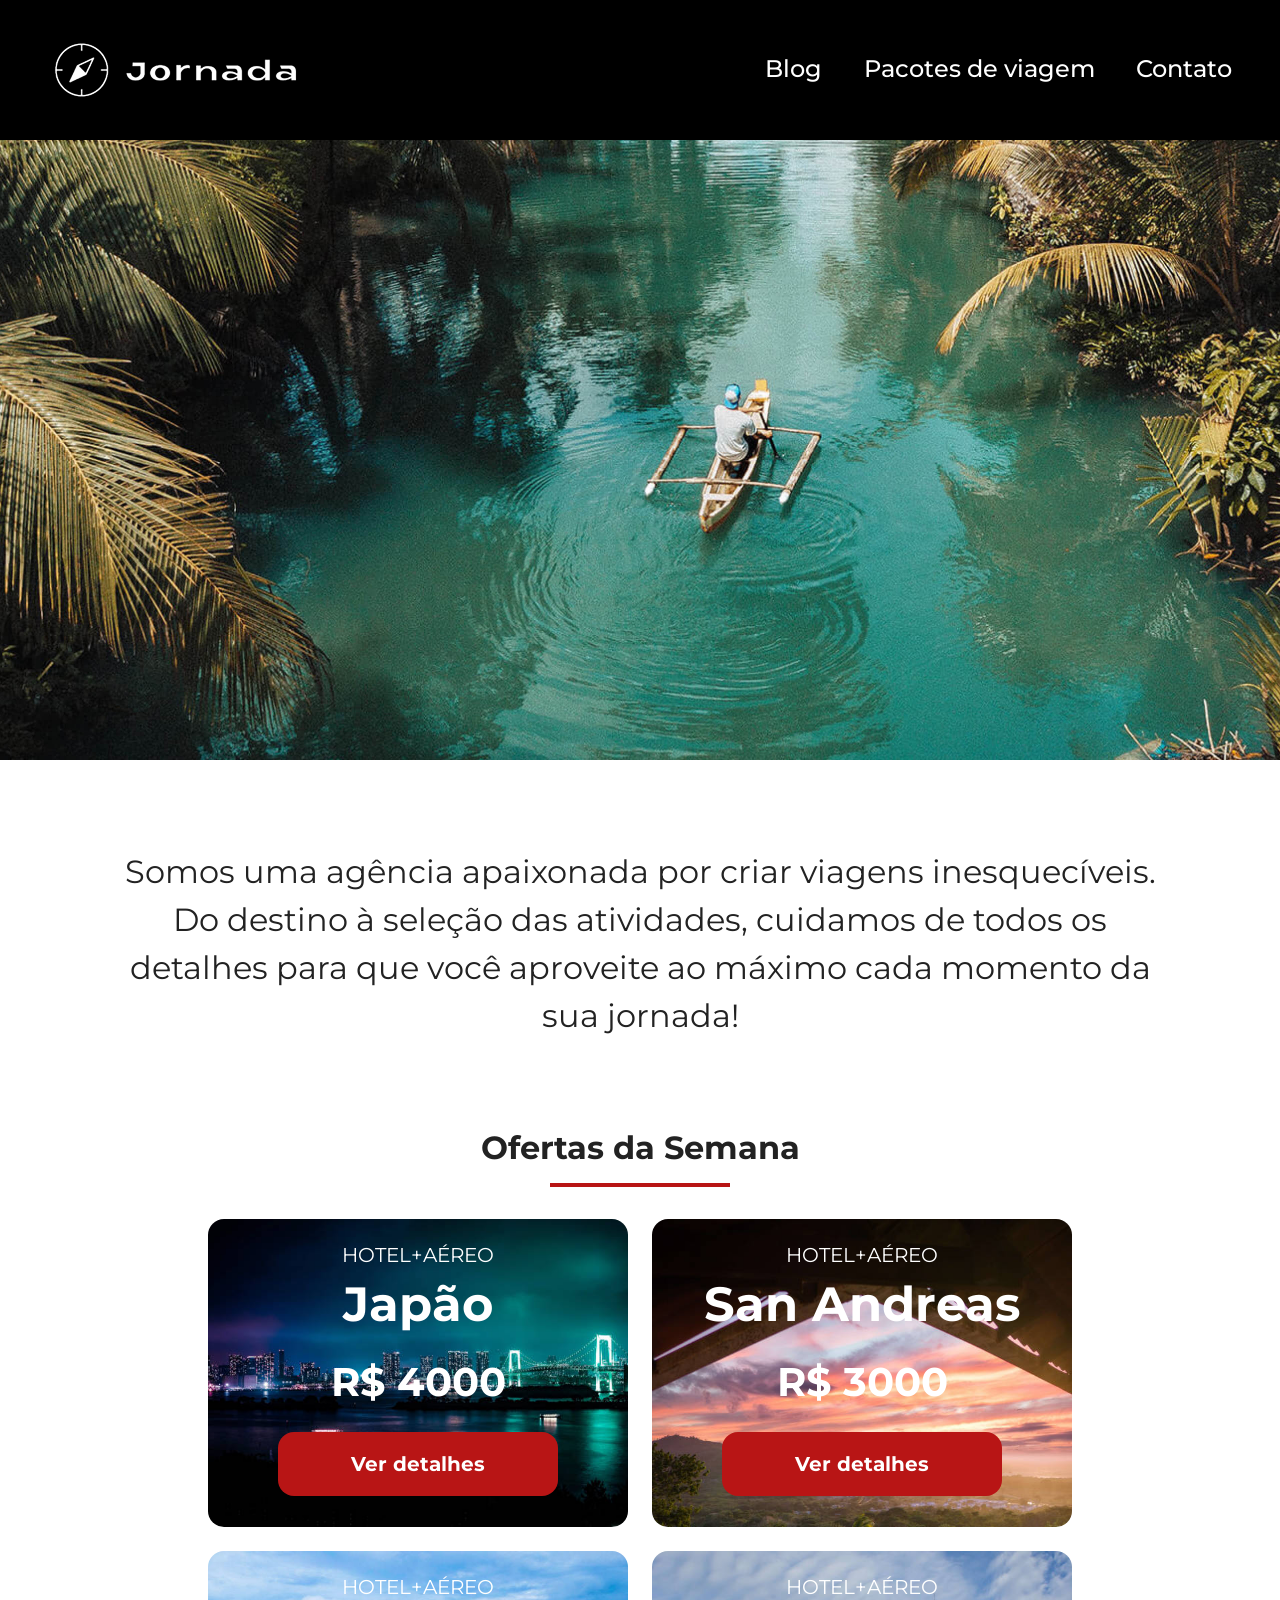
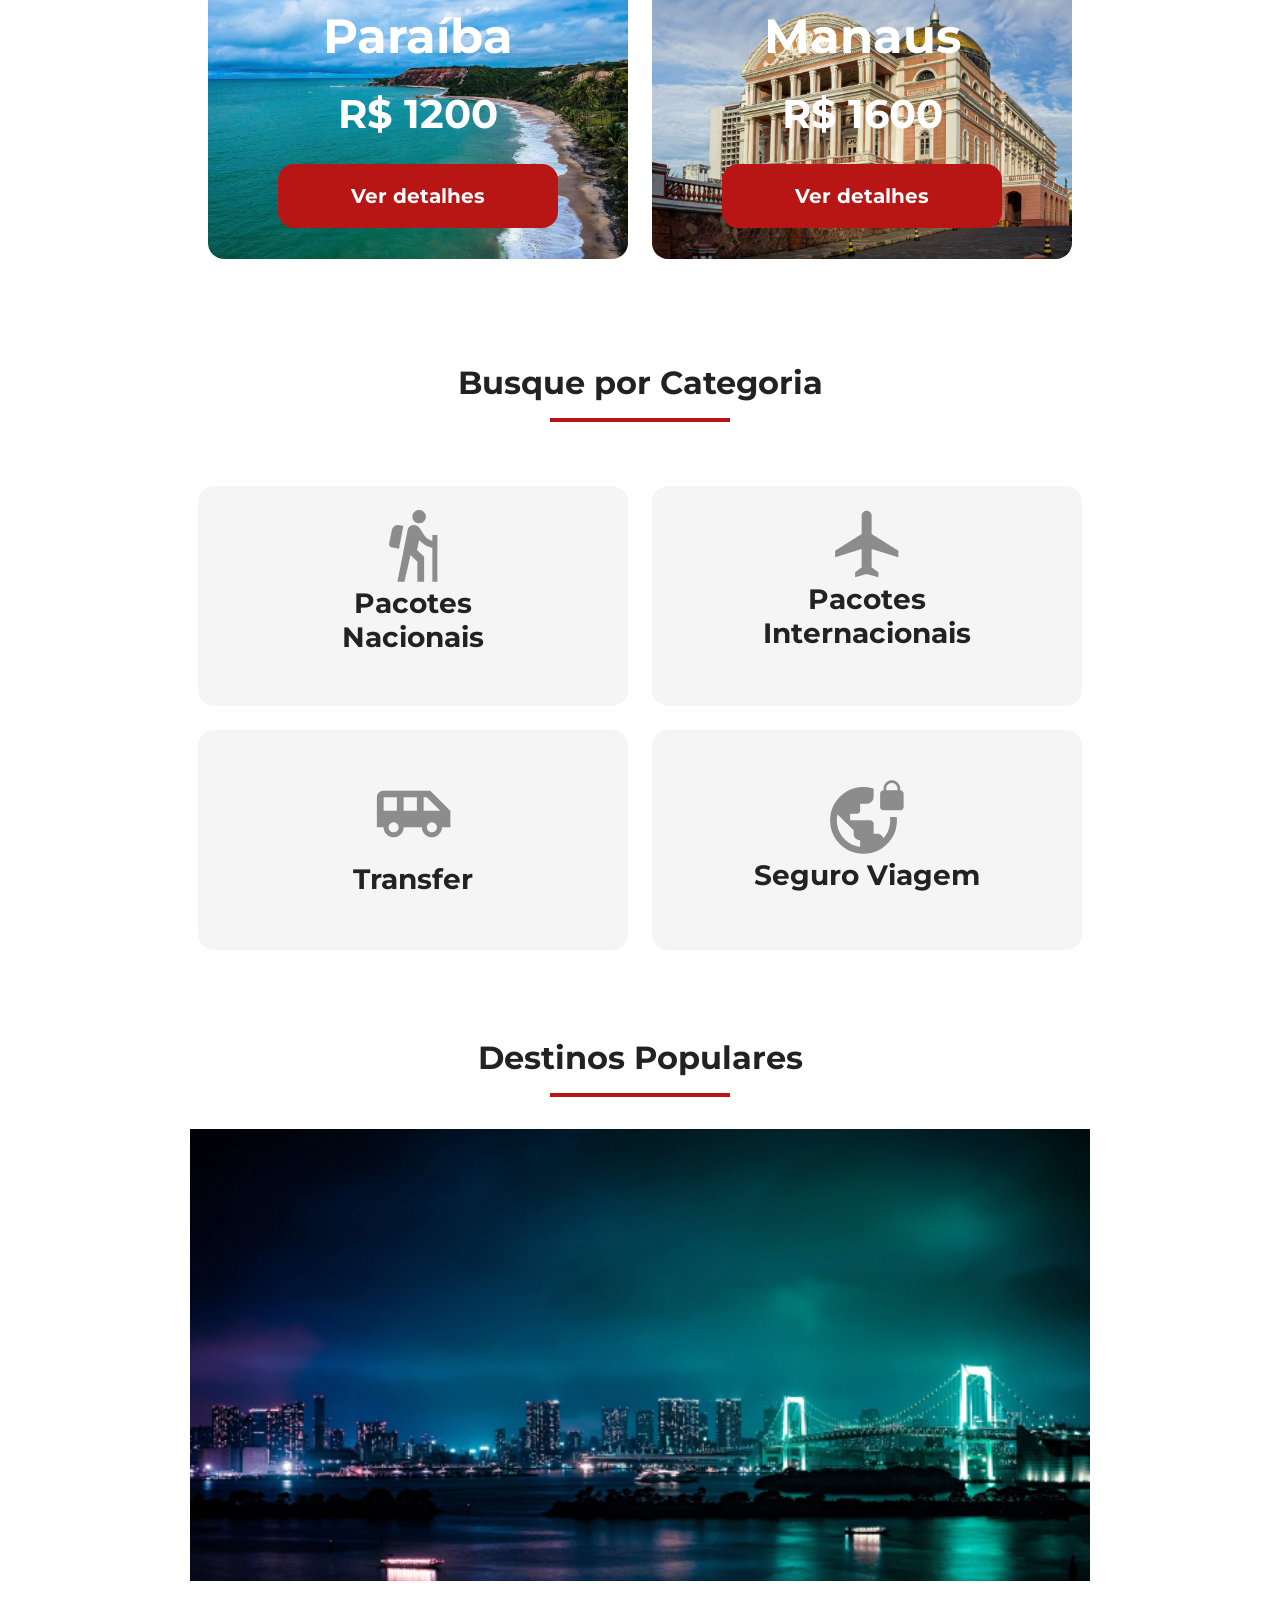
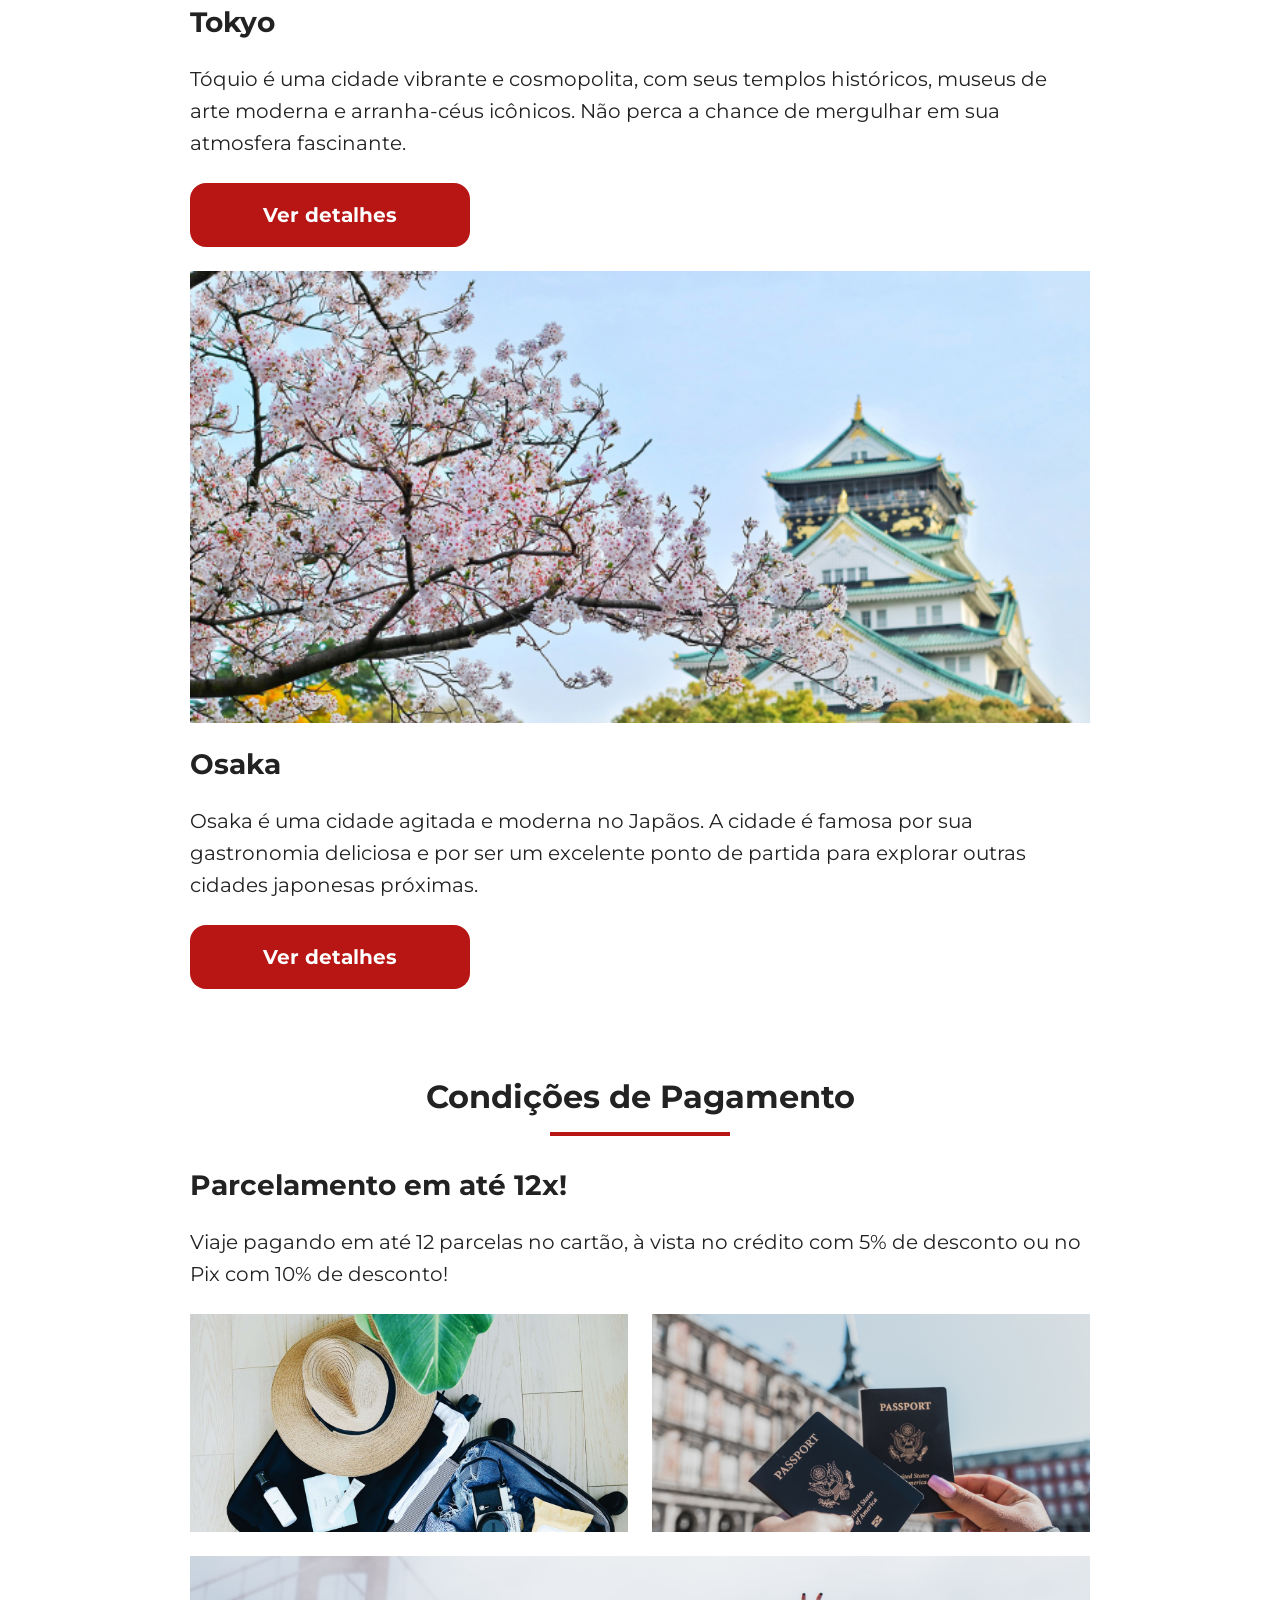
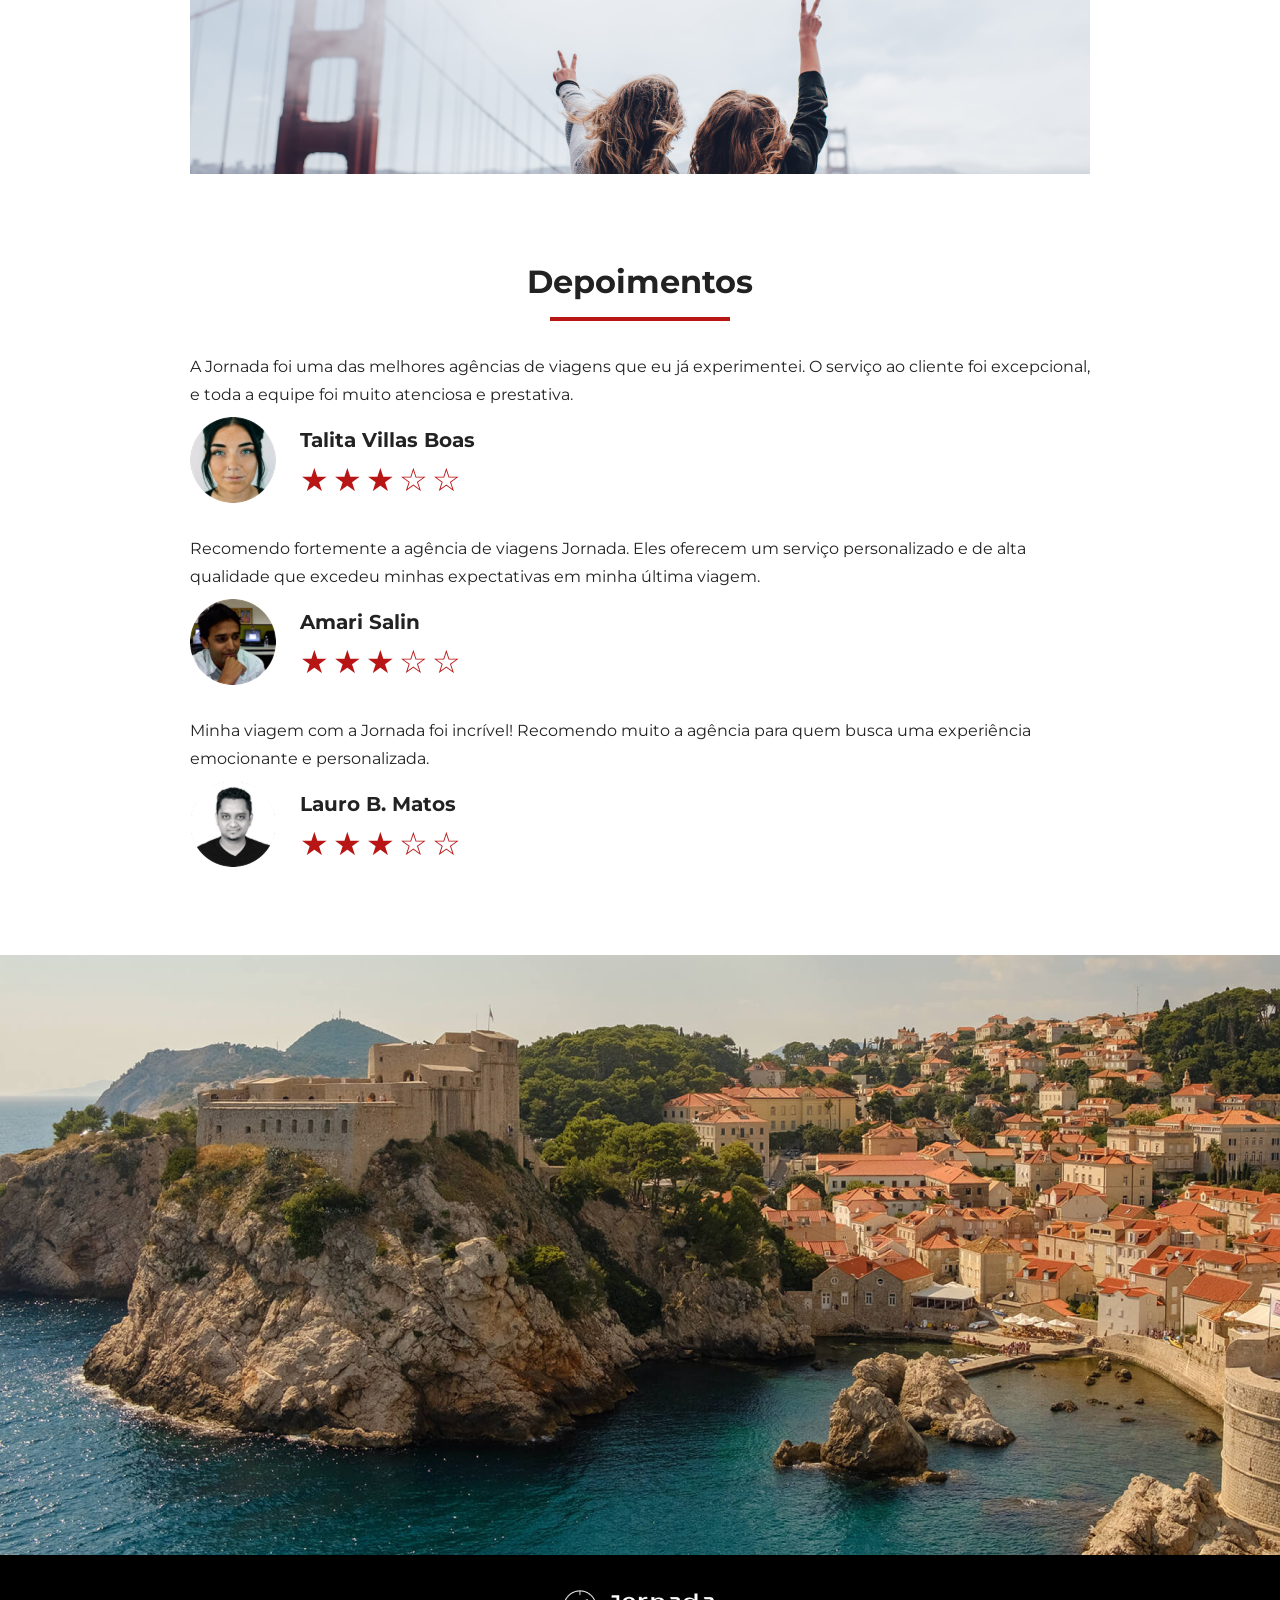
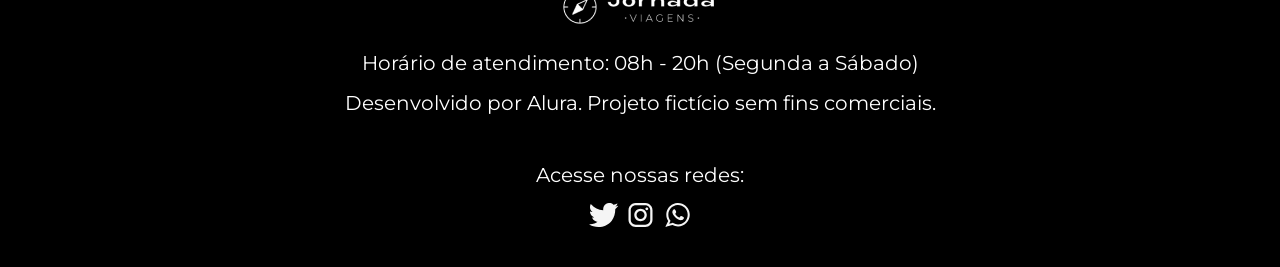
<file: index.html>
<!doctype html>
<html lang="pt-br">
  <head>
    <meta charset="UTF-8" />
    <meta name="viewport" content="width=device-width, initial-scale=1.0" />
    <meta
      name="description"
      content="Jornada Viagens, uma agência apaixonada por criar viagens inesquecíveis"
    />
    <meta name="og:title" content="Jornada Viagens" />
    <meta
      name="og:description"
      content="Jornada Viagens, uma agência apaixonada por criar viagens inesquecíveis"
    />
    <meta
      name="og:image"
      content="https://JVieira2022/jornada-viagens.github.io/jornada-viagens/img/logo-footer.png"
    />
    <meta name="og:type" content="website" />
    <meta
      name="og:url"
      content="https://JVieira2022/jornada-viagens.github.io/jornada-viagens"
    />
    <link rel="stylesheet" href="./css/style.css" />
    <link rel="icon" href="favico.svg" type="xml/svg" />
    <title>Jornada Viagens</title>
  </head>
  <body>
    <header class="main-header">
      <a class="logo" href="index.html" title="voltar para a página inicial">
        <img
          class="img-mobile"
          src="img/bussola-jornada-branco.png"
          alt="Bussola do logo Jornada Viagens na cor branca"
        />
        <img
          class="img-desktop"
          src="img/bussola-texto-jornada-branco.png"
          alt="Logo Jornada Viagens mais texto na cor branca"
        />
      </a>
      <div class="navigation-menu">
        <label for="menu">
          <img src="img/menu.png" alt="menu" />
        </label>
        <input type="checkbox" id="menu" hidden />
        <nav>
          <ul class="list-links">
            <li>
              <a href="blog.html" target="_blank" title="Acessar Blog">Blog</a>
            </li>
            <li>
              <a
                href="pacotes.html"
                target="_blank"
                title="Acessar Pacotes de viagem"
                >Pacotes de viagem</a
              >
            </li>
            <li>
              <a href="contato.html" target="_blank" title="Acessar Contato"
                >Contato</a
              >
            </li>
          </ul>
        </nav>
      </div>
    </header>
    <main>
      <section class="hero">
        <div class="hero-img"></div>
        <h2>
          Somos uma agência apaixonada por criar viagens inesquecíveis. Do
          destino à seleção das atividades, cuidamos de todos os detalhes para
          que você aproveite ao máximo cada momento da sua jornada!
        </h2>
      </section>
      <section class="offers">
        <div class="section-title">
          <h2>Ofertas da Semana</h2>
          <hr />
        </div>
        <div class="offers-cards">
          <article class="card japao">
            <header>
              <p>HOTEL+AÉREO</p>
              <h3>Japão <br /><span>R$ 4000</span></h3>
            </header>
            <footer>
              <a href="#" class="button">Ver detalhes</a>
            </footer>
          </article>
          <article class="card san-andreas">
            <header>
              <p>HOTEL+AÉREO</p>
              <h3>San Andreas <br /><span>R$ 3000</span></h3>
            </header>
            <footer>
              <a href="#" class="button">Ver detalhes</a>
            </footer>
          </article>
          <article class="card paraiba">
            <header>
              <p>HOTEL+AÉREO</p>
              <h3>Paraíba <br /><span>R$ 1200</span></h3>
            </header>
            <footer>
              <a href="#" class="button">Ver detalhes</a>
            </footer>
          </article>
          <article class="card manaus">
            <header>
              <p>HOTEL+AÉREO</p>
              <h3>Manaus <br /><span>R$ 1600</span></h3>
            </header>
            <footer>
              <a href="#" class="button">Ver detalhes</a>
            </footer>
          </article>
        </div>
      </section>
      <section class="categories">
        <div class="section-title">
          <h2>Busque por Categoria</h2>
          <hr />
        </div>
        <div class="categories-cards">
          <a
            class="card"
            href="#"
            target="_blank"
            title="Busque pela categoria Pacotes Nacionais"
          >
            <img
              src="img/icone-caminhada.png"
              alt="ícone cinza representando uma pessoa fazendo tracking"
            />
            <h3 class="content-title">
              Pacotes<br />
              Nacionais
            </h3>
          </a>

          <a
            class="card"
            href="#"
            target="_blank"
            title="Busque pela categoria Pacotes Internacionais"
          >
            <img
              src="img/icone-aviao.png"
              alt="ícone cinza representando um avião"
            />
            <h3 class="content-title">
              Pacotes <br />
              Internacionais
            </h3>
          </a>
          <a
            class="card single-line transfer"
            href="#"
            target="_blank"
            title="Busque pela categoria Transfer"
          >
            <img
              src="img/icone-onibus.png"
              alt="ícone cinza representando um ônibus"
            />
            <h3 class="content-title">Transfer</h3>
          </a>
          <a
            class="card single-line"
            href="#"
            target="_blank"
            title="Busque pela categoria Seguro Viagem"
          >
            <img
              src="img/icone-planeta.png"
              alt="ícone cinza representando o planeta terra com um cadeado"
            />
            <h3 class="content-title">Seguro Viagem</h3>
          </a>
        </div>
      </section>
      <section class="destinations">
        <div class="section-title">
          <h2>Destinos Populares</h2>
          <hr />
        </div>
        <div class="destination-items">
          <article class="item tokyo">
            <header>
              <div class="img-item"></div>
              <h3 class="content-title">Tokyo</h3>
            </header>
            <p class="content-text">
              Tóquio é uma cidade vibrante e cosmopolita, com seus templos
              históricos, museus de arte moderna e arranha-céus icônicos. Não
              perca a chance de mergulhar em sua atmosfera fascinante.
            </p>
            <footer>
              <a
                href="#"
                class="button"
                target="_blank"
                title="Veja mais detalhes do destino Tokyo"
                >Ver detalhes</a
              >
            </footer>
          </article>
          <article class="item osaka">
            <header>
              <div class="img-item"></div>
              <h3 class="content-title">Osaka</h3>
            </header>
            <p class="content-text">
              Osaka é uma cidade agitada e moderna no Japãos. A cidade é famosa
              por sua gastronomia deliciosa e por ser um excelente ponto de
              partida para explorar outras cidades japonesas próximas.
            </p>
            <footer>
              <a
                href="#"
                class="button"
                target="_blank"
                title="Veja mais detalhes do destino Osaka"
                >Ver detalhes</a
              >
            </footer>
          </article>
        </div>
      </section>
      <section class="payments">
        <div class="section-title">
          <h2>Condições de Pagamento</h2>
          <hr />
        </div>
        <div class="content-container">
          <div class="text-content">
            <h3 class="content-title">Parcelamento em até 12x!</h3>
            <p class="content-text">
              Viaje pagando em até 12 parcelas no cartão, à vista no crédito com
              5% de desconto ou no Pix com 10% de desconto!
            </p>
          </div>
          <div class="image-gallery">
            <div class="image first"></div>
            <div class="image second"></div>
            <div class="image thirdy colspan-2"></div>
          </div>
        </div>
      </section>
      <section class="testimonials">
        <div class="section-title">
          <h2>Depoimentos</h2>
          <hr />
        </div>
        <div class="testimonial-container">
          <article>
            <header>
              <p>
                A Jornada foi uma das melhores agências de viagens que eu já
                experimentei. O serviço ao cliente foi excepcional, e toda a
                equipe foi muito atenciosa e prestativa.
              </p>
            </header>
            <footer>
              <img
                src="img/avatar-talita.png"
                alt="imagem de perfil da cliente Talita Villas Boas"
              />
              <div class="profile-content">
                <h3>Talita Villas Boas</h3>
                <div class="rating">
                  <span class="star">★</span>
                  <span class="star">★</span>
                  <span class="star">★</span>
                  <span class="star">☆</span>
                  <span class="star">☆</span>
                </div>
              </div>
            </footer>
          </article>
          <article>
            <header>
              <p>
                Recomendo fortemente a agência de viagens Jornada. Eles oferecem
                um serviço personalizado e de alta qualidade que excedeu minhas
                expectativas em minha última viagem.
              </p>
            </header>
            <footer>
              <img
                src="img/avatar-amari.png"
                alt="imagem de perfil do cliente Amari Salin"
              />
              <div class="profile-content">
                <h3>Amari Salin</h3>
                <div class="rating">
                  <span class="star">★</span>
                  <span class="star">★</span>
                  <span class="star">★</span>
                  <span class="star">☆</span>
                  <span class="star">☆</span>
                </div>
              </div>
            </footer>
          </article>
          <article>
            <header>
              <p>
                Minha viagem com a Jornada foi incrível! Recomendo muito a
                agência para quem busca uma experiência emocionante e
                personalizada.
              </p>
            </header>
            <footer>
              <img
                src="img/avatar-lauro.png"
                alt="imagem de perfil do cliente Lauro B. Matos"
              />
              <div class="profile-content">
                <h3>Lauro B. Matos</h3>
                <div class="rating">
                  <span class="star">★</span>
                  <span class="star">★</span>
                  <span class="star">★</span>
                  <span class="star">☆</span>
                  <span class="star">☆</span>
                </div>
              </div>
            </footer>
          </article>
        </div>
      </section>
      <section class="bottom-hero">
        <div class="hero-img"></div>
      </section>
    </main>
    <footer class="main-footer">
      <div class="footer-content">
        <img src="img/logo-footer.png" alt="logo completo Jornada Viagens" />
        <p>Horário de atendimento: 08h - 20h (Segunda a Sábado)</p>
        <p>Desenvolvido por Alura. Projeto fictício sem fins comerciais.</p>
      </div>
      <div class="footer-social">
        <p>Acesse nossas redes:</p>

        <a href="#" target="_blank" title="Acesse o Twitter do Jornada Viagens"
          ><img
            src="img/icone-twitter.svg"
            alt="icone do Twitter na cor branca"
        /></a>

        <a
          href="#"
          target="_blank"
          title="Acesse o Instagram do Jornada Viagens"
          ><img
            src="img/icone-instagram.svg"
            alt="icone do Instagram na cor branca"
        /></a>

        <a href="#" target="_blank" title="Entre em contato através do whatsapp"
          ><img
            src="img/icone-whatsapp.svg"
            alt="icone do whatsapp na cor branca"
        /></a>
      </div>
    </footer>
  </body>
</html>
</file>
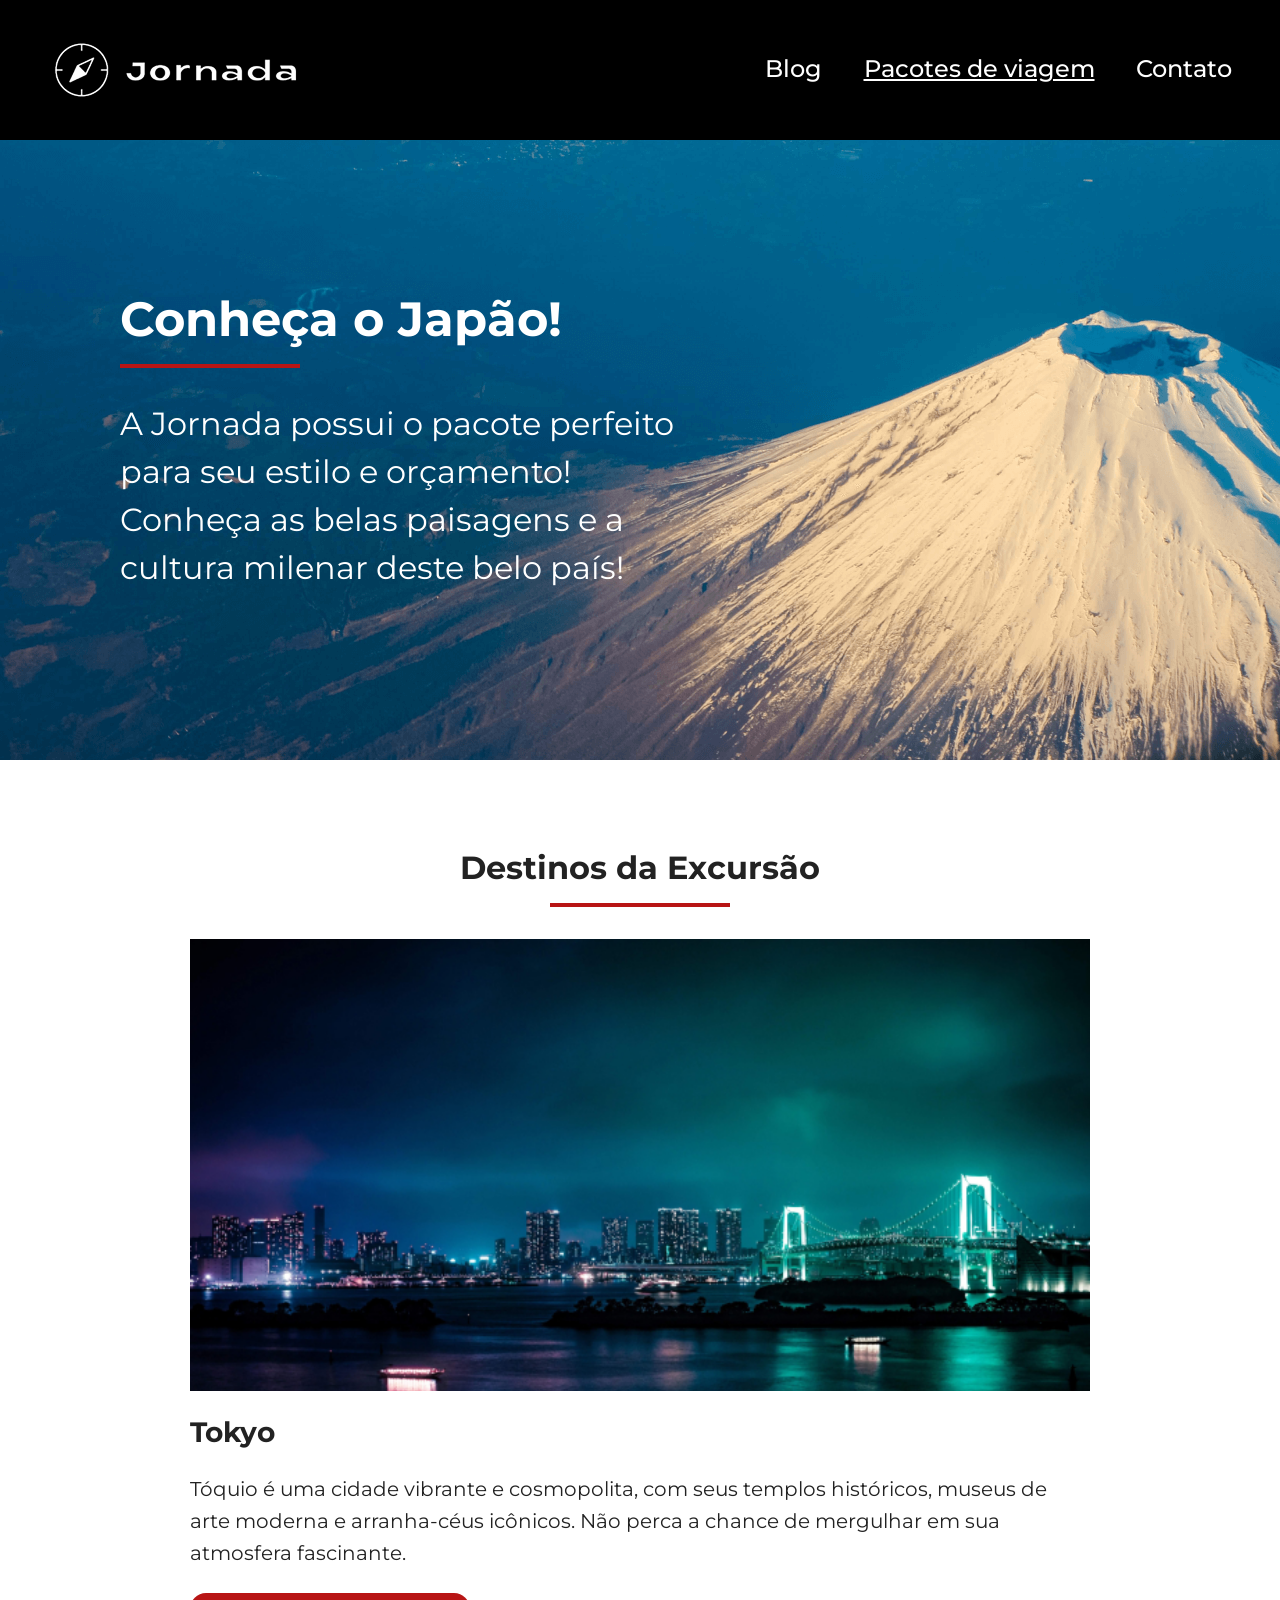
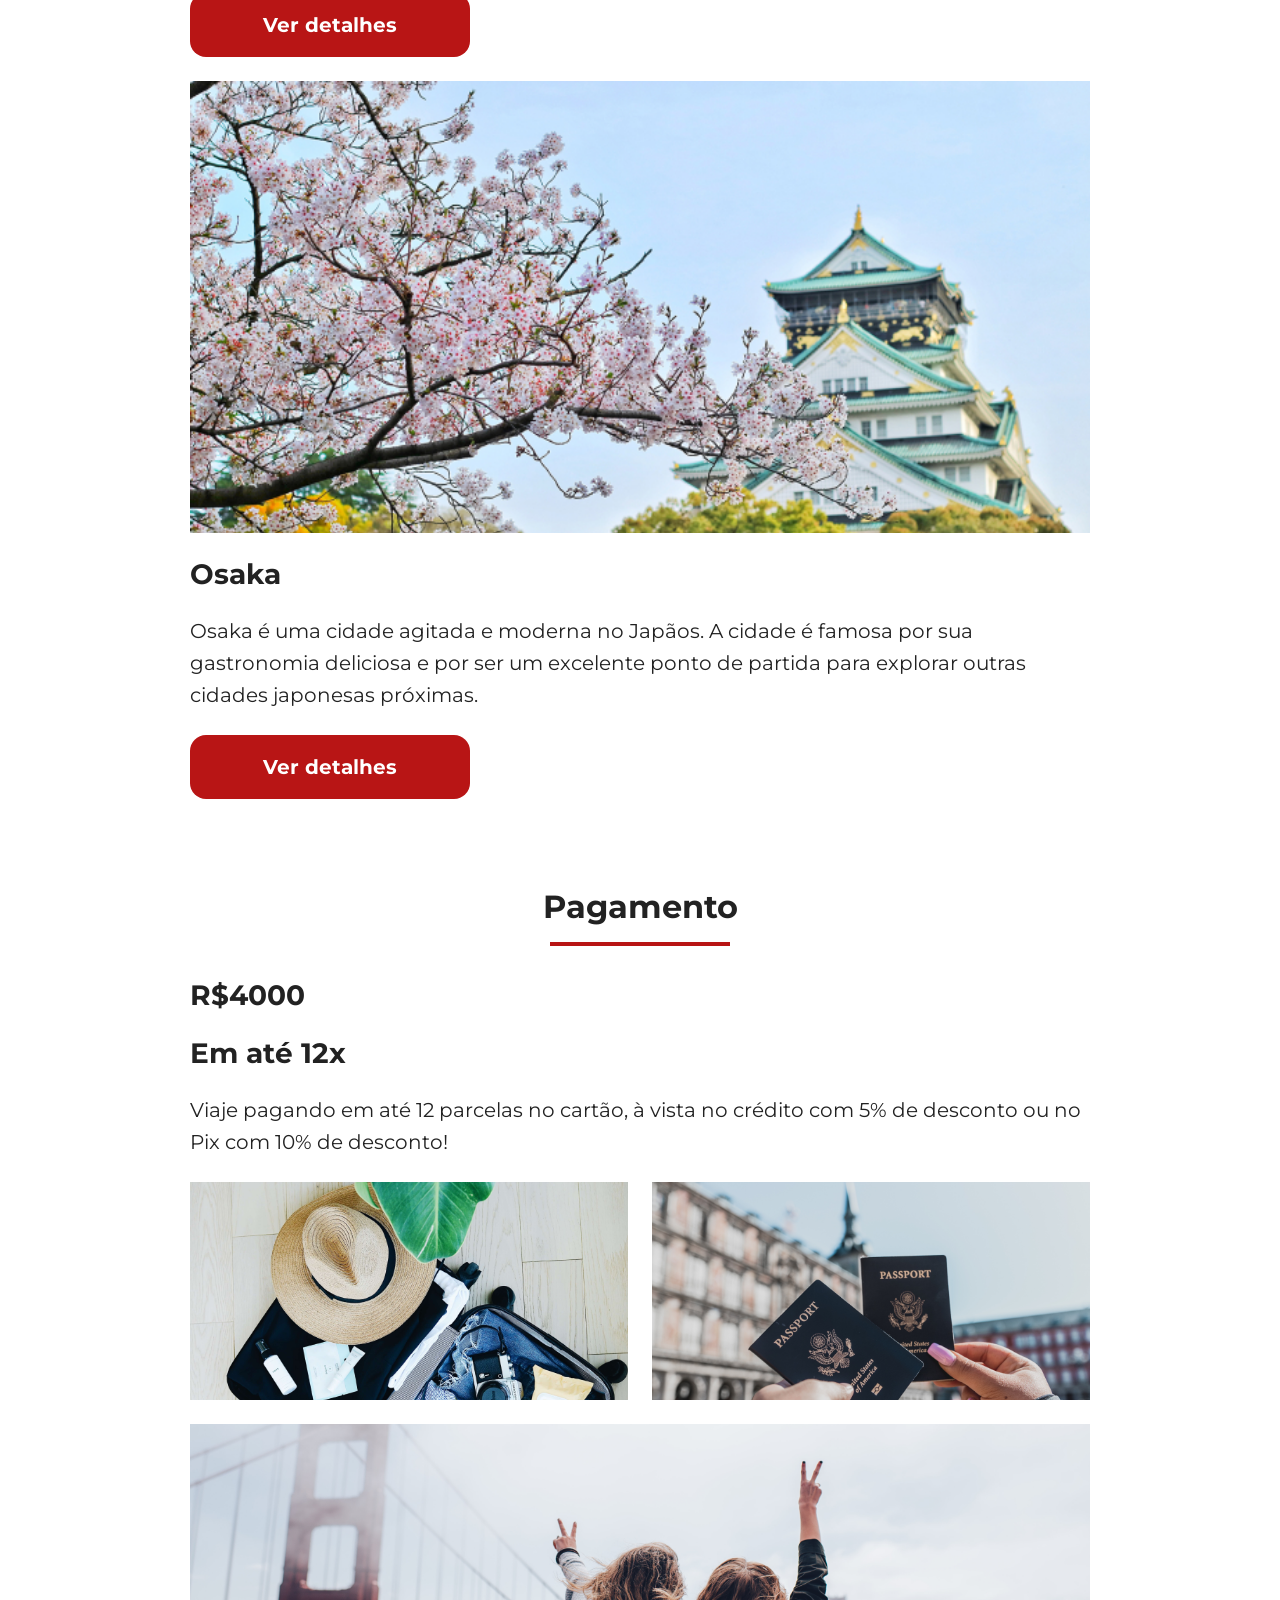
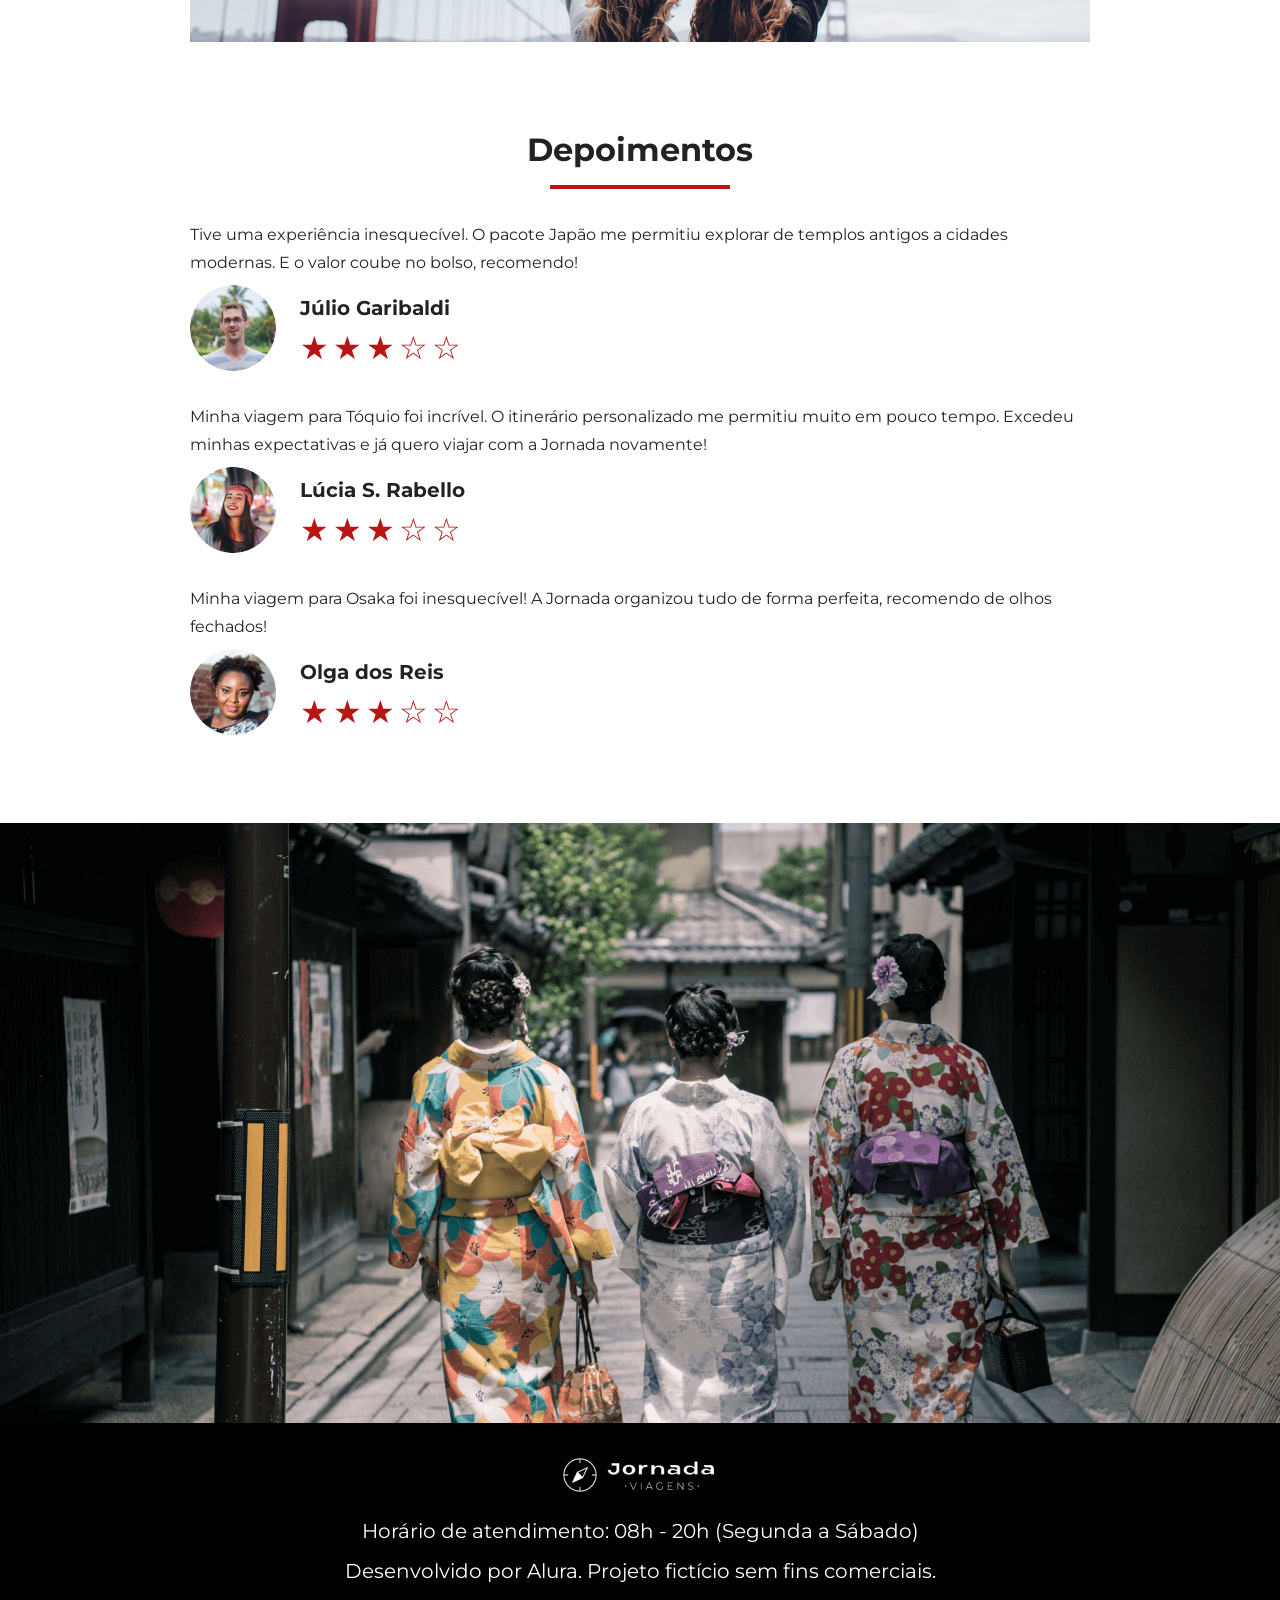
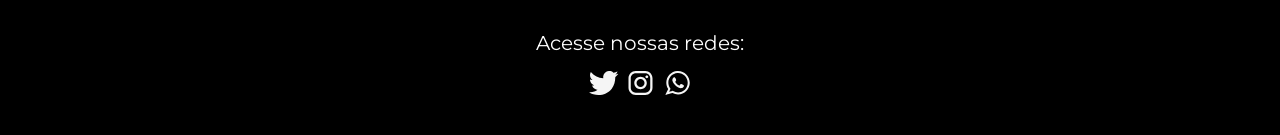
<file: pacotes-de-viagens.html>
<!doctype html>
<html lang="pt-BR">
  <head>
    <meta charset="UTF-8" />
    <meta name="viewport" content="width=device-width, initial-scale=1.0" />
    <meta
      name="description"
      content="Jornada Viagens,uma agência apaixonada por criar viagens inesquecíveis"
    />

    <meta name="og:title" content="Jornada Viagens" />
    <meta
      name="og:description"
      content="Jornada Viagens,uma agência apaixonada por criar viagens inesquecíveis"
    />
    <meta
      name="og:image"
      content="https://JVieira2022.github.io/jornada-viagens/img/logo-footer.png"
    />
    <meta name="og:type" content="website" />
    <meta
      name="og:url"
      content="https://JVieira2022.github.io/jornada-viagens"
    />

    <link rel="icon" href="favico.svg" type="xml/svg" />
    <link rel="stylesheet" href="./css/style.css" />

    <title>Jornada Viagens</title>
  </head>
  <body>
    <header class="main-header">
      <a class="logo" href="index.html" title="voltar para a página inicial">
        <img
          class="img-mobile"
          src="img/bussola-jornada-branco.png"
          alt="Bussola do logo Jornada Viagens na cor branca"
        />
        <img
          class="img-desktop"
          src="img/bussola-texto-jornada-branco.png"
          alt="Logo Jornada Viagens na cor branca"
        />
      </a>
      <div class="navigation-menu">
        <label for="menu">
          <img src="img/menu.png" alt="menu" />
        </label>
        <input type="checkbox" id="menu" hidden />
        <nav>
          <ul class="list-links">
            <li>
              <a href="blog.html" target="_blank" title="Acessar Blog">Blog</a>
            </li>
            <li>
              <a
                class="active"
                href="pacotes-de-viagens.html"
                target="_blank"
                title="Acessar Pacotes de viagem"
                >Pacotes de viagem</a
              >
            </li>
            <li>
              <a href="contato.html" target="_blank" title="Acessar Contato"
                >Contato</a
              >
            </li>
          </ul>
        </nav>
      </div>
    </header>
    <main>
      <section class="travel-packages hero">
        <div class="hero-img">
          <div class="hero-content">
            <h1>Conheça o Japão!</h1>
            <hr />
            <p>
              A Jornada possui o pacote perfeito para seu estilo e orçamento!
              Conheça as belas paisagens e a cultura milenar deste belo país!
            </p>
          </div>
        </div>
      </section>

      <section class="travel-packages destinations">
        <div class="section-title">
          <h2>Destinos da Excursão</h2>
          <hr />
        </div>
        <div class="destination-items">
          <article class="item tokyo">
            <header>
              <div class="img-item"></div>
              <h3 class="content-title">Tokyo</h3>
            </header>
            <p class="content-text">
              Tóquio é uma cidade vibrante e cosmopolita, com seus templos
              históricos, museus de arte moderna e arranha-céus icônicos. Não
              perca a chance de mergulhar em sua atmosfera fascinante.
            </p>
            <footer>
              <a
                href="#"
                class="button"
                target="_blank"
                title="Veja mais detalhes do destino Tokyo"
                >Ver detalhes</a
              >
            </footer>
          </article>
          <article class="item osaka">
            <header>
              <div class="img-item"></div>
              <h3 class="content-title">Osaka</h3>
            </header>
            <p class="content-text">
              Osaka é uma cidade agitada e moderna no Japãos. A cidade é famosa
              por sua gastronomia deliciosa e por ser um excelente ponto de
              partida para explorar outras cidades japonesas próximas.
            </p>
            <footer>
              <a
                href="#"
                class="button"
                target="_blank"
                title="Veja mais detalhes do destino Osaka"
                >Ver detalhes</a
              >
            </footer>
          </article>
        </div>
      </section>
      <section class="travel-packages payments">
        <div class="section-title">
          <h2>Pagamento</h2>
          <hr />
        </div>
        <div class="content-container">
          <div class="text-content">
            <h3 class="content-title">R$4000</h3>
            <h3 class="content-title">Em até 12x</h3>

            <p class="content-text">
              Viaje pagando em até 12 parcelas no cartão, à vista no crédito com
              5% de desconto ou no Pix com 10% de desconto!
            </p>
          </div>
          <div class="image-gallery">
            <div class="image first"></div>
            <div class="image second"></div>
            <div class="image thirdy colspan-2"></div>
          </div>
        </div>
      </section>
      <section class="testimonials">
        <div class="section-title">
          <h2>Depoimentos</h2>
          <hr />
        </div>
        <div class="testimonial-container">
          <article>
            <header>
              <p>
                Tive uma experiência inesquecível. O pacote Japão me permitiu
                explorar de templos antigos a cidades modernas. E o valor coube
                no bolso, recomendo!
              </p>
            </header>
            <footer>
              <img
                src="img/travel-packages/avatar-julio.png"
                alt="imagem de perfil do cliente Júlio Garibaldi"
              />
              <div class="profile-content">
                <h3>Júlio Garibaldi</h3>
                <div class="rating">
                  <span class="star">★</span>
                  <span class="star">★</span>
                  <span class="star">★</span>
                  <span class="star">☆</span>
                  <span class="star">☆</span>
                </div>
              </div>
            </footer>
          </article>
          <article>
            <header>
              <p>
                Minha viagem para Tóquio foi incrível. O itinerário
                personalizado me permitiu muito em pouco tempo. Excedeu minhas
                expectativas e já quero viajar com a Jornada novamente!
              </p>
            </header>
            <footer>
              <img
                src="img/travel-packages/avatar-lucia.png"
                alt="imagem de perfil da cliente Lúcia S. Rabello"
              />
              <div class="profile-content">
                <h3>Lúcia S. Rabello</h3>
                <div class="rating">
                  <span class="star">★</span>
                  <span class="star">★</span>
                  <span class="star">★</span>
                  <span class="star">☆</span>
                  <span class="star">☆</span>
                </div>
              </div>
            </footer>
          </article>
          <article>
            <header>
              <p>
                Minha viagem para Osaka foi inesquecível! A Jornada organizou
                tudo de forma perfeita, recomendo de olhos fechados!
              </p>
            </header>
            <footer>
              <img
                src="img/travel-packages/avatar-olga.png"
                alt="imagem de perfil da cliente Olga dos Reis"
              />
              <div class="profile-content">
                <h3>Olga dos Reis</h3>
                <div class="rating">
                  <span class="star">★</span>
                  <span class="star">★</span>
                  <span class="star">★</span>
                  <span class="star">☆</span>
                  <span class="star">☆</span>
                </div>
              </div>
            </footer>
          </article>
        </div>
      </section>
      <section class="travel-packages bottom-hero">
        <div class="hero-img"></div>
      </section>
    </main>
    <footer class="main-footer">
      <div class="footer-content">
        <img src="img/logo-footer.png" alt="logo completo Jornada Viagens" />
        <p>Horário de atendimento: 08h - 20h (Segunda a Sábado)</p>
        <p>Desenvolvido por Alura. Projeto fictício sem fins comerciais.</p>
      </div>
      <div class="footer-social">
        <p>Acesse nossas redes:</p>

        <a href="#" target="_blank" title="Acesse o Twitter do Jornada Viagens"
          ><img
            src="img/icone-twitter.svg"
            alt="icone do Twitter na cor branca"
        /></a>

        <a
          href="#"
          target="_blank"
          title="Acesse o Instagram do Jornada Viagens"
          ><img
            src="img/icone-instagram.svg"
            alt="icone do Instagram na cor branca"
        /></a>

        <a href="#" target="_blank" title="Entre em contato através do whatsapp"
          ><img
            src="img/icone-whatsapp.svg"
            alt="icone do whatsapp na cor branca"
        /></a>
      </div>
    </footer>
  </body>
</html>
</file>
<file: css/style.css>
@import url(global.css);
@import url(header.css);
@import url(hero.css);
@import url(offers.css);
@import url(categories.css);
@import url(destinations.css);
@import url(payments.css);
@import url(testimonials.css);
@import url(footer.css);
</file>
